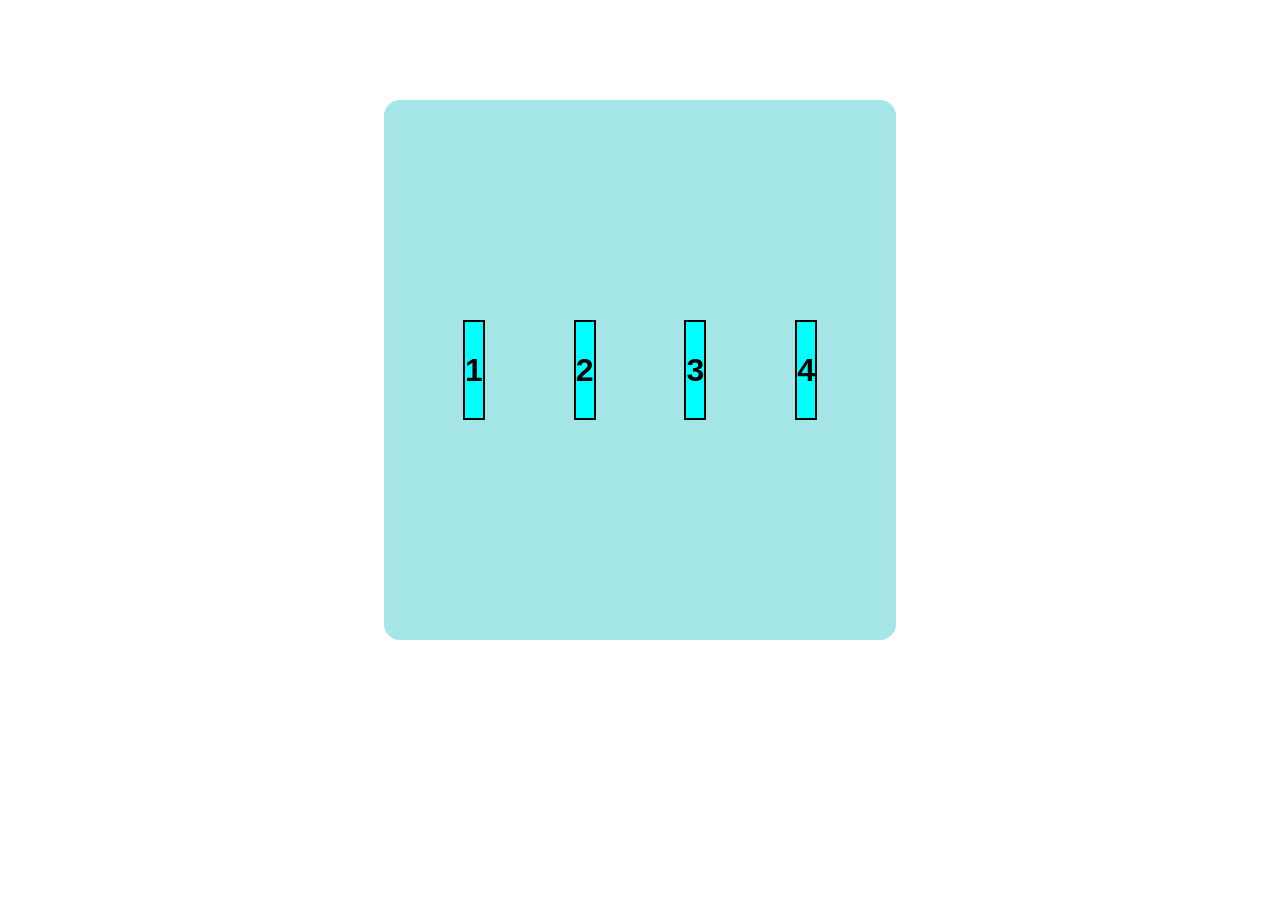
<file: flex box/index.html>
<!doctype html>
<html lang="en">
  <head>
    <meta charset="UTF-8" />
    <meta name="viewport" content="width=device-width, initial-scale=1.0" />
    <title>Flex box</title>
    <link rel="stylesheet" href="style.css" />
  </head>
  <body>
    <div id="container">
      <div class="items">1</div>
      <div class="items">2</div>
      <div class="items">3</div>
      <div class="items">4</div>
    </div>
  </body>
</html>
</file>
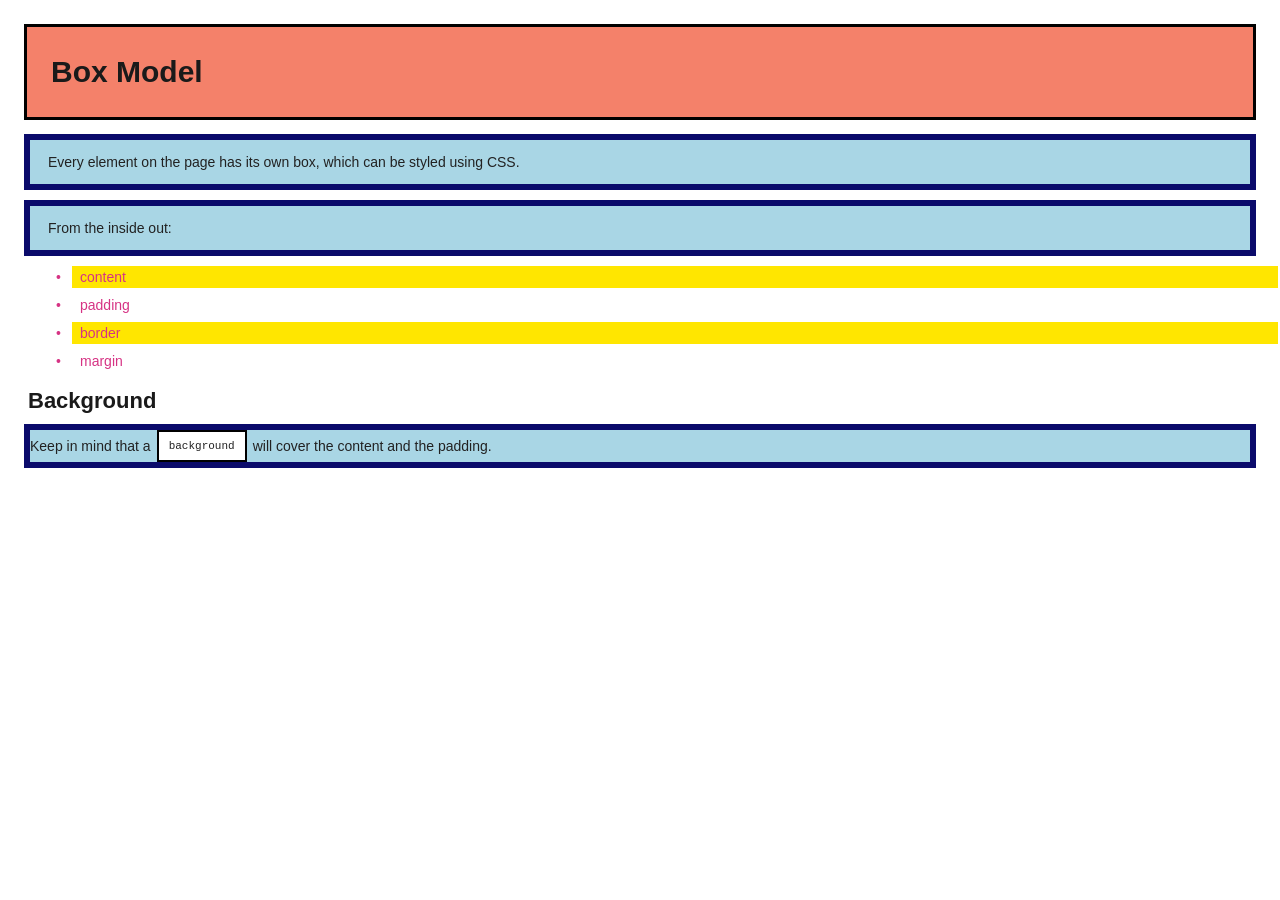
<file: css/box model/box.html>
<!doctype html>
<html lang="en">
  <head>
    <meta charset="UTF-8" />
    <title>Box Model</title>
    <style>
      * {
        box-sizing: border-box;
      }

      html,
      body {
        width: 100%;
        height: 100%;
      }

      body {
        background: #fff;
        margin: 0;
        padding: 24px;
        font-family: "Segoe UI", Arial, sans-serif;
      }

      .card {
        width: 100%;
        background: #fff;
        position: relative;
        padding: 0;
      }

      .hero {
        background: #f4816a;
        border: 3px solid #000;
        padding: 28px 24px;
        margin-bottom: 14px;
      }

      .hero h1 {
        margin: 0;
        font-size: 30px;
        font-weight: 600;
        color: #1a1a1a;
      }

      .row {
        background: #a9d6e5;
        border: 6px solid #0b0b6b;
        padding: 14px 18px;
        margin-bottom: 10px;
        font-size: 14px;
        color: #222;
      }

      .bullets {
        list-style: none;
        margin: 0 0 16px 0;
        padding: 0 0 0 18px;
      }

      .bullets li {
        position: relative;
        padding: 3px 8px;
        margin-left: 30px;
        margin-bottom: 6px;
        font-size: 14px;
        color: #d63384;
        width: fit-content;
      }

      .bullets li::before {
        content: "•";
        position: absolute;
        left: -16px;
        color: #d63384;
      }

      .bullets li.highlight {
        background: #ffe600;
        width: calc(100% - 8px);
      }

      .section-title {
        font-size: 22px;
        font-weight: 800;
        color: #1a1a1a;
        margin: 0 0 10px 4px;
      }

      .bg-row {
        display: flex;
        align-items: center;
        gap: 0;
      }
      .xyz {
        padding: 0;
      }

      .bg-tag {
        background: #fff;
        border: 2px solid #000;
        font-size: 11px;
        font-family: "Courier New", monospace;
        padding: 8px 10px;
        margin: 0 6px;
        white-space: nowrap;
      }
    </style>
  </head>
  <body>
    <div class="card">
      <div class="hero">
        <h1>Box Model</h1>
      </div>

      <div class="row">
        Every element on the page has its own box, which can be styled using
        CSS.
      </div>

      <div class="row">From the inside out:</div>

      <ul class="bullets">
        <li class="highlight">content</li>
        <li>padding</li>
        <li class="highlight">border</li>
        <li>margin</li>
      </ul>

      <div class="section-title">Background</div>

      <div class="row bg-row xyz">
        <span>Keep in mind that a</span>
        <span class="bg-tag">background</span>
        <span>will cover the content and the padding.</span>
      </div>
    </div>
  </body>
</html>
</file>
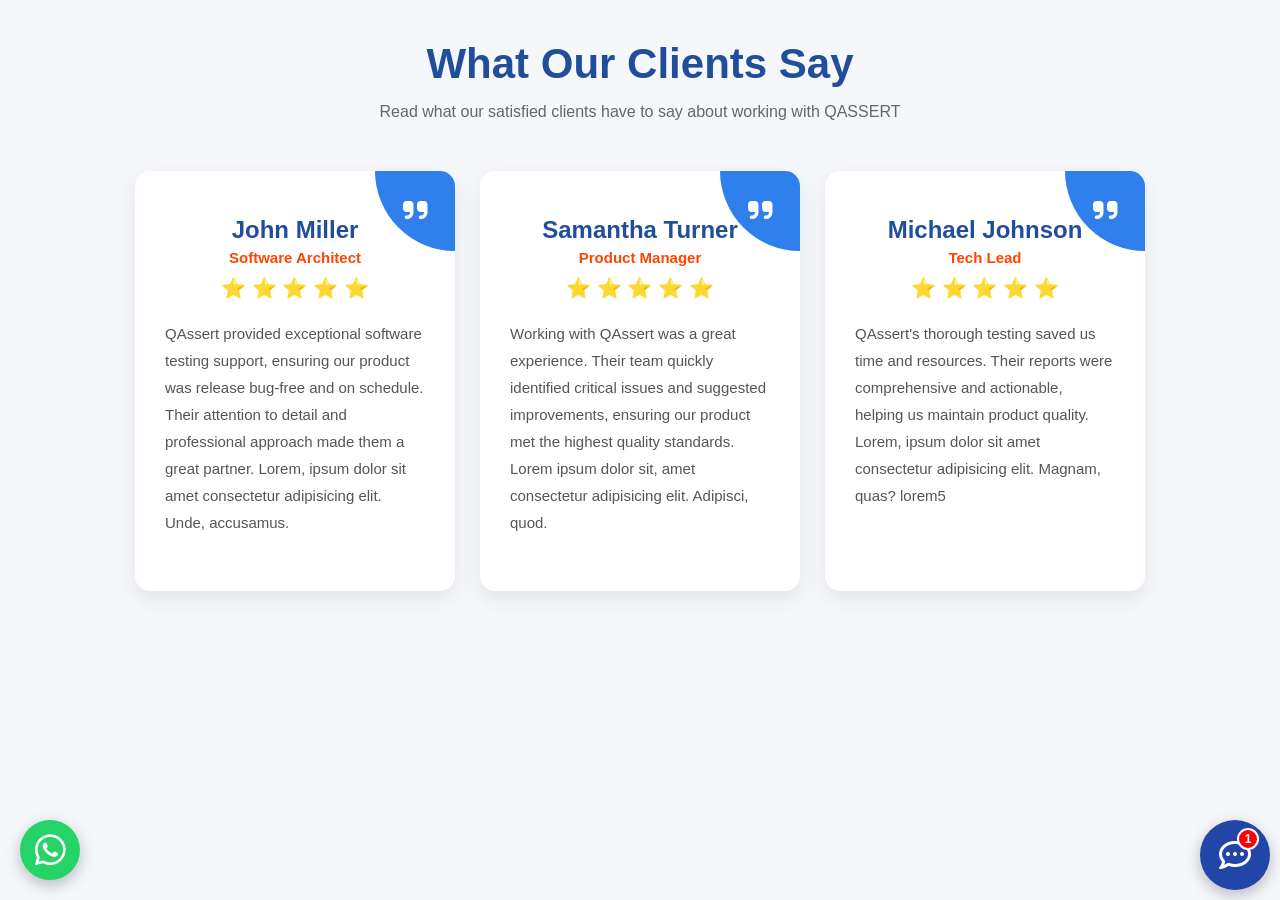
<file: flex box/practice/practice2.html>
<!DOCTYPE html>
<html lang="en">
<head>
    <meta charset="UTF-8">
    <meta name="viewport" content="width=device-width, initial-scale=1.0">
    <title>Client-Cards</title>
    <link rel="stylesheet" href="style2.css">
    <link rel="stylesheet"
    href="https://cdnjs.cloudflare.com/ajax/libs/font-awesome/6.5.2/css/all.min.css">
</head>
<body>
    <h1>What Our Clients Say</h1>
<p class="subtitle">
    Read what our satisfied clients have to say about working with QASSERT
</p>
<div id="card-container">

    <div class="card">

        <div class="quote-box">
            <i class="fa-solid fa-quote-right"></i>
        </div>

        <h3>John Miller</h3>
        <h5>Software Architect</h5>

        <div class="stars">
            ⭐ ⭐ ⭐ ⭐ ⭐
        </div>

        <p>
            QAssert provided exceptional software testing support,
            ensuring our product was release bug-free and on schedule.
            Their attention to detail and professional approach made
            them a great partner. Lorem, ipsum dolor sit amet consectetur adipisicing elit. Unde, accusamus.
        </p>

    </div>

    <div class="card">

        <div class="quote-box">
            <i class="fa-solid fa-quote-right"></i>
        </div>

        <h3>Samantha Turner</h3>
        <h5>Product Manager</h5>

        <div class="stars">
            ⭐ ⭐ ⭐ ⭐ ⭐
        </div>

        <p>
            Working with QAssert was a great experience. Their team
            quickly identified critical issues and suggested improvements,
            ensuring our product met the highest quality standards.
            Lorem ipsum dolor sit, amet consectetur adipisicing elit. Adipisci, quod.
        </p>

    </div>

    <div class="card">

        <div class="quote-box">
            <i class="fa-solid fa-quote-right"></i>
        </div>

        <h3>Michael Johnson</h3>
        <h5>Tech Lead</h5>

        <div class="stars">
            ⭐ ⭐ ⭐ ⭐ ⭐
        </div>

        <p>
            QAssert's thorough testing saved us time and resources.
            Their reports were comprehensive and actionable,
            helping us maintain product quality.
            Lorem, ipsum dolor sit amet consectetur adipisicing elit. Magnam, quas?
            lorem5
        </p>

    </div>
     <a href="https://wa.me/919328084901" class="whatsapp-btn" target="_blank">
      <i class="fa-brands fa-whatsapp"></i>
    </a>

    <div class="chat-widget">
      <div class="chat-icon">
        <i class="fa-regular fa-comment-dots"></i>
        <span class="notification">1</span>
      </div>
    </div>
</div>

</body>
</html>
</file>
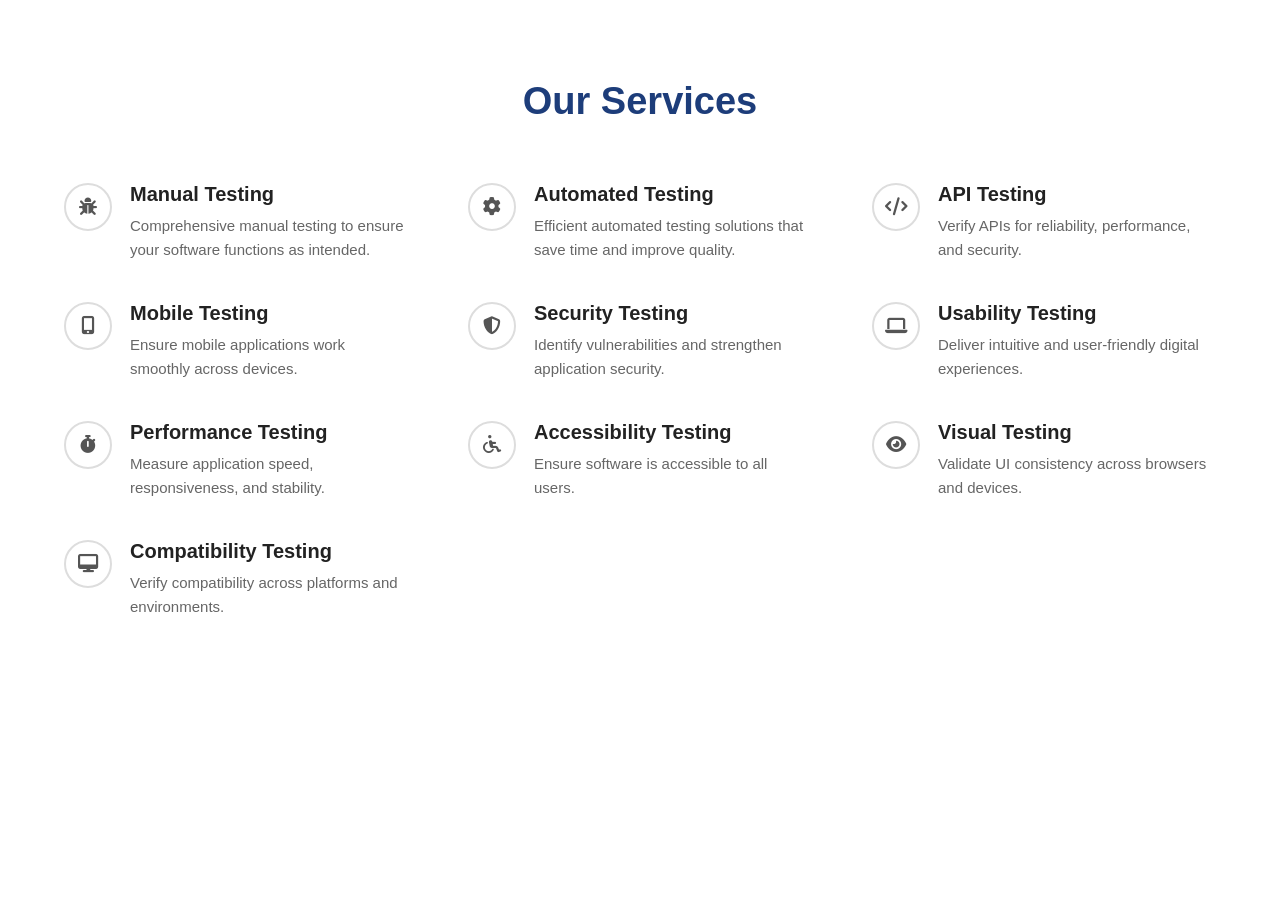
<file: flex box/practice/practice3.html>
<!doctype html>
<html lang="en">
  <head>
    <meta charset="UTF-8" />
    <meta name="viewport" content="width=device-width, initial-scale=1.0" />
    <title>Services</title>
    <link
      rel="stylesheet"
      href="https://cdnjs.cloudflare.com/ajax/libs/font-awesome/6.6.0/css/all.min.css"
    />
    <link rel="preconnect" href="https://fonts.googleapis.com">
<link rel="preconnect" href="https://fonts.gstatic.com" crossorigin>
<link href="https://fonts.googleapis.com/css2?family=Poppins:ital,wght@0,100;0,200;0,300;0,400;0,500;0,600;0,700;0,800;0,900;1,100;1,200;1,300;1,400;1,500;1,600;1,700;1,800;1,900&family=Ubuntu:ital,wght@0,300;0,400;0,500;0,700;1,300;1,400;1,500;1,700&display=swap" rel="stylesheet">
    <link rel="stylesheet" href="style3.css" />
  </head>
  <body>
    <section class="services">

    <h1>Our Services</h1>

    <div class="services-grid">

        <div class="service">
            <div class="icon">
                <i class="fa-solid fa-bug"></i>
            </div>
            <div class="content">
                <h3>Manual Testing</h3>
                <p>Comprehensive manual testing to ensure your software functions as intended.</p>
            </div>
        </div>

        <div class="service">
            <div class="icon">
                <i class="fa-solid fa-gear"></i>
            </div>
            <div class="content">
                <h3>Automated Testing</h3>
                <p>Efficient automated testing solutions that save time and improve quality.</p>
            </div>
        </div>

        <div class="service">
            <div class="icon">
                <i class="fa-solid fa-code"></i>
            </div>
            <div class="content">
                <h3>API Testing</h3>
                <p>Verify APIs for reliability, performance, and security.</p>
            </div>
        </div>

        <div class="service">
          <div class="icon">
            <i class="fa-solid fa-mobile-screen-button"></i>
          </div>
          <div class="content">
            <h3>Mobile Testing</h3>
            <p>Ensure mobile applications work smoothly across devices.</p>
          </div>
        </div>

        <div class="service">
          <div class="icon"><i class="fa-solid fa-shield-halved"></i></div>
          <div class="content">
            <h3>Security Testing</h3>
            <p>Identify vulnerabilities and strengthen application security.</p>
          </div>
        </div>

        <div class="service">
          <div class="icon"><i class="fa-solid fa-laptop"></i></div>
          <div class="content">
            <h3>Usability Testing</h3>
            <p>Deliver intuitive and user-friendly digital experiences.</p>
          </div>
        </div>

        <div class="service">
          <div class="icon"><i class="fa-solid fa-stopwatch"></i></div>
          <div class="content">
            <h3>Performance Testing</h3>
            <p>Measure application speed, responsiveness, and stability.</p>
          </div>
        </div>

        <div class="service">
          <div class="icon"><i class="fa-solid fa-wheelchair"></i></div>
          <div class="content">
            <h3>Accessibility Testing</h3>
            <p>Ensure software is accessible to all users.</p>
          </div>
        </div>

        <div class="service">
          <div class="icon"><i class="fa-solid fa-eye"></i></div>
          <div class="content">
            <h3>Visual Testing</h3>
            <p>Validate UI consistency across browsers and devices.</p>
          </div>
        </div>

        <div class="service">
          <div class="icon"><i class="fa-solid fa-desktop"></i></div>
          <div class="content">
            <h3>Compatibility Testing</h3>
            <p>Verify compatibility across platforms and environments.</p>
          </div>
        </div>
      </div>
    </section>
  </body>
</html>
</file>
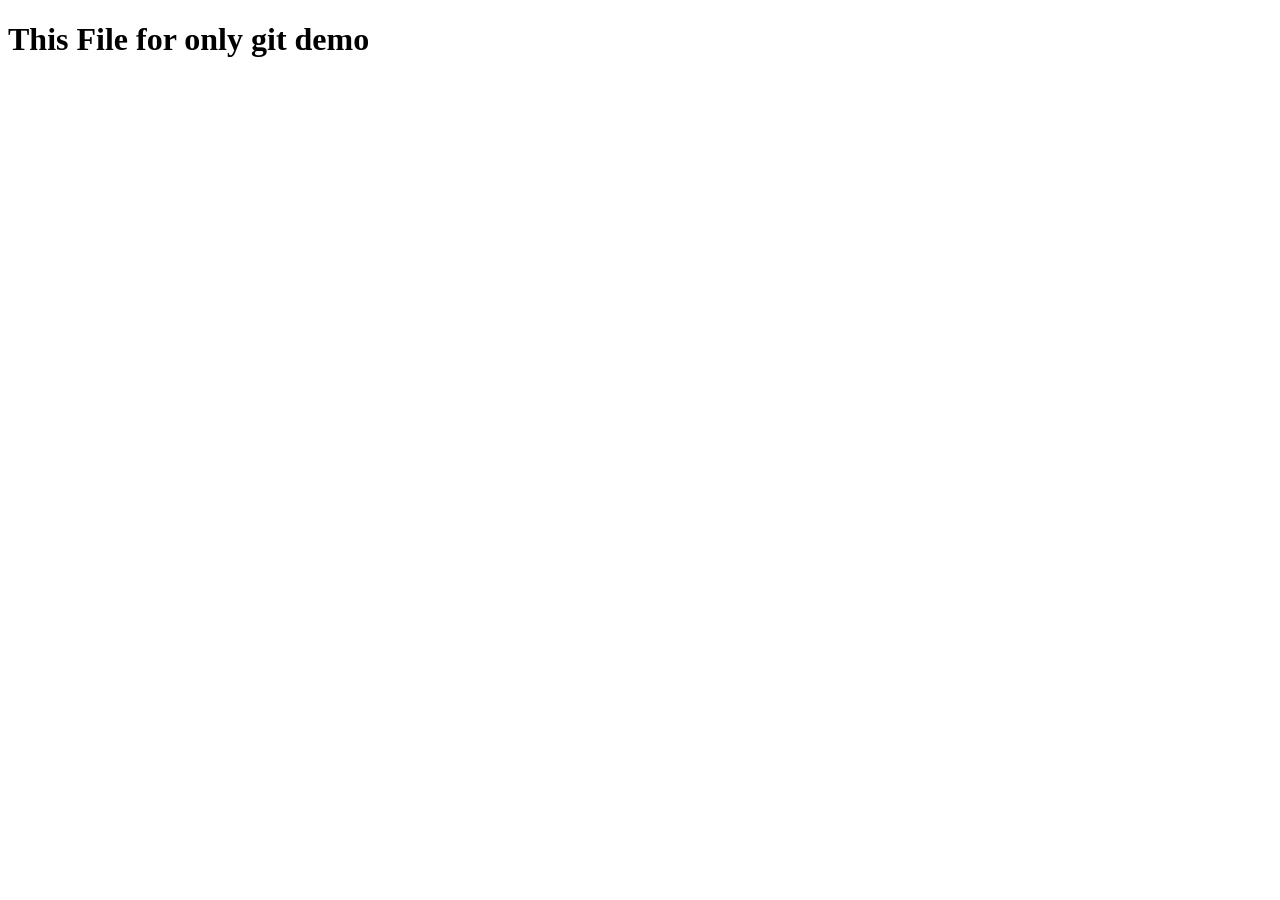
<file: Table/PracticeSet/temp.html>
<!DOCTYPE html>
<html lang="en">
<head>
    <meta charset="UTF-8">
    <meta name="viewport" content="width=device-width, initial-scale=1.0">
    <title>Form</title>
</head>
<body>
    <h1>This File for only git demo</h1>    
</body>
</html>
</file>
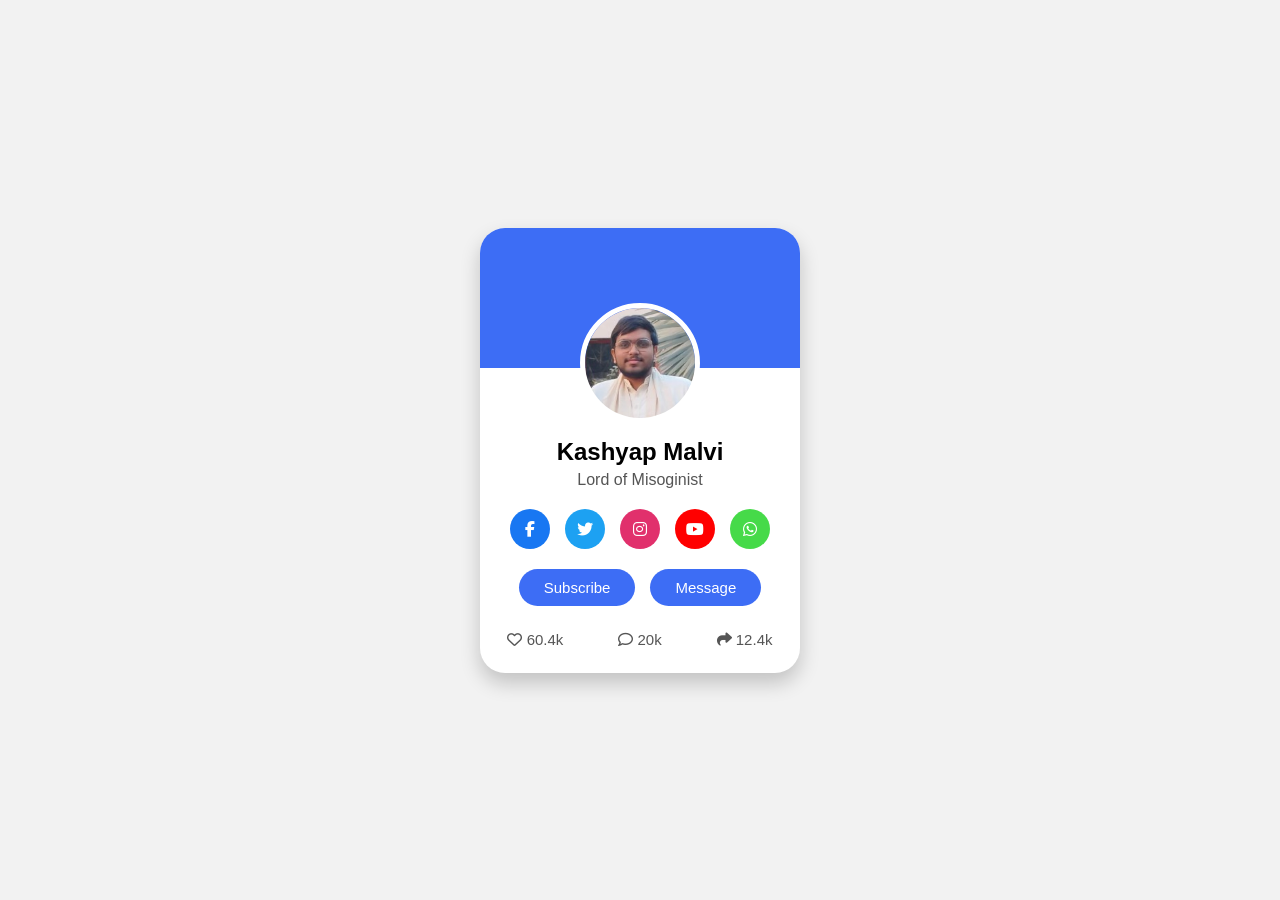
<file: Units/Practice/Profile.html>
<!doctype html>
<html lang="en">
  <head>
    <meta charset="UTF-8" />
    <meta name="viewport" content="width=device-width, initial-scale=1.0" />
    <title>Profile Card</title>

    <!-- Font Awesome Icons -->
    <link
      rel="stylesheet"
      href="https://cdnjs.cloudflare.com/ajax/libs/font-awesome/6.5.1/css/all.min.css"
    />
    <link rel="stylesheet" href="style.css" />
  </head>
  <body>
    <div class="card">
      <div class="top"></div>

      <div class="profile-container">
        <img src="./Amit.jpeg" class="profile" />
      </div>

      <div class="content">
        <h2>Kashyap Malvi</h2>
        <p>Lord of Misoginist</p>

        <div class="social">
          <a href="#"><i class="fab fa-facebook-f"></i></a>
          <a href="#"><i class="fab fa-twitter"></i></a>
          <a href="#"><i class="fab fa-instagram"></i></a>
          <a href="#"><i class="fab fa-youtube"></i></a>
          <a href="#"><i class="fab fa-whatsapp"></i></a>
        </div>

        <div class="buttons">
          <button>Subscribe</button>
          <button>Message</button>
        </div>

        <div class="stats">
          <span><i class="fa-regular fa-heart"></i> 60.4k</span>

          <span><i class="fa-regular fa-comment"></i> 20k</span>

          <span><i class="fa-solid fa-share"></i> 12.4k</span>
        </div>
      </div>
    </div>
  </body>
</html>
</file>
<file: flex box/style.css>
* {
    margin: 0;
    padding: 0;
    box-sizing: border-box;
    font-family: Arial;
}

#container {
    width: 40vw;
    height: 60vh;
    margin: 100px auto;
    background-color: rgb(164, 230, 230);
    border-radius: 1rem;

    /* Flex Properties */
    display: flex;
    /* flex-direction: column; */
    /* justify-content: center; */
    /* justify-content: space-between; */
    flex-direction: row;
    align-items: center;
    justify-content: space-evenly;
    gap: 10px;
    flex-wrap: wrap;
    /* gap: 3rem; */
    /* flex-direction: column; */
}

.items {
    flex-basis: 1;
    /* width: 100px; */
    background-color: aqua;
    height: 100px;

    /* width: 200px; */
    /* height: 200px; */
    display: flex;
    align-items: center;
    justify-content: center;
    font-size: 2rem;
    font-weight: bold;
    border: 2px solid black;
}

#item-3 {
    flex-grow:1 1 100px;
    order: 1;
}

#item-1 {
    flex: 1;
    order: 3;
}

#item-2 {
    flex: 2;
    order: 2;
}
</file>
<file: flex box/practice/style2.css>
*{
    margin:0;
    padding:0;
    box-sizing:border-box;
    font-family:Arial, Helvetica, sans-serif;
}

body{
    background:#f5f7fb;
    min-height:100vh;
    padding:40px;
}

/* Wrap all cards inside #card-container */
#card-container{
    display:flex;
    justify-content:center;
    align-items:flex-start;
    gap:25px;
    flex-wrap:wrap;
}

.quote-box{
    position:absolute;
    top:0;
    right:0;
    width:80px;
    height:80px;
    background:#2F80ED;
    border-bottom-left-radius:80px;

    display:flex;
    justify-content:center;
    align-items:center;
}

.quote-box i{
    color:#fff;
    font-size:28px;
}

h1{
    text-align:center;
    font-size:42px;
    color:#214e9b;
    margin-bottom:15px;
}

.subtitle{
    text-align:center;
    color:#666;
    margin-bottom:50px;
}

.card{
    width:320px;
    min-height:420px;
    background:#fff;
    border-radius:15px;
    padding:30px;
    position:relative;
    overflow:hidden;
    box-shadow:0 8px 20px rgba(0,0,0,.08);
    transition:.3s;
}

.card:hover{
    transform:translateY(-8px);
    box-shadow:0 15px 30px rgba(0,0,0,.15);
}

.card h3{
    text-align:center;
    color:#214e9b;
    font-size:24px;
    margin-top:10px;
    padding:5px;
}

.card h5{
    text-align:center;
    color:orangered;
    font-size:15px;
    padding-bottom:10px;
}

.stars{
    text-align:center;
    color:#FFC107;
    font-size:20px;
    padding-bottom:20px;
}

.card p{
    font-size:15px;
    color:#555;
    line-height:1.8;
}

    .whatsapp-btn {
  position: fixed;
  left: 20px;
  bottom: 20px;

  width: 60px;
  height: 60px;

  background-color: #25d366;
  color: white;

  border-radius: 50%;

  display: flex;
  justify-content: center;
  align-items: center;

  text-decoration: none;
  font-size: 35px;

  box-shadow: 0 5px 15px rgba(0, 0, 0, 0.25);
}

.chat-widget {
  position: absolute;
  bottom: 10px;
  right: 10px;
}

.chat-icon {
  width: 70px;
  height: 70px;

  border-radius: 50%;
  background: #2146a8;

  display: flex;
  justify-content: center;
  align-items: center;

  position: relative;
  cursor: pointer;
  box-shadow: 0 5px 15px rgba(0, 0, 0, 0.25);
}

.chat-icon i {
  color: white;
  font-size: 32px;
}

.notification {
  position: absolute;
  top: 8px;
  right: 11px;

  width: 22px;
  height: 22px;

  border-radius: 50%;
  background-color: red;
  color: white;

  display: flex;
  justify-content: center;
  align-items: center;

  font-size: 12px;
  font-weight: bold;

  border: 2px solid white;
}
</file>
<file: flex box/practice/style3.css>
*{
    margin:0;
    padding:0;
    box-sizing:border-box;
    font-family:Arial, Helvetica, sans-serif;
}

h1{
   text-align:center;
    font-size:38px;
    color:#1d3d7a;
    margin-bottom:60px;
}

.services{
    width:90%;
    max-width:1200px;
    margin:80px auto;
}

.services-grid{
    display: grid;
    grid-template-columns: repeat(3, 1fr);
    gap: 40px 60px;
}
.service{
    display:flex;
    align-items:flex-start;
    gap:18px;
}

.icon{
    width:48px;
    height:48px;
    border-radius:50%;
    border:2px solid #ddd;
    display:flex;
    justify-content:center;
    align-items:center;
    flex-shrink:0;
    color:#555;
    font-size:18px;
}

.content h3{
    font-size:20px;
    color:#222;
    margin-bottom:8px;
}

.content p{
    color:#666;
    line-height:1.6;
    font-size:15px;
}

.service:hover .icon{
    background: #ef4444;
    color: #fff;
    border-color: #ef4444;
}

.service:hover h3{
    color: #ef4444;
}
</file>
<file: Units/Practice/style.css>
*{
    margin:0;
    padding:0;
    box-sizing:border-box;
    font-family:Arial, sans-serif;
}

body{
    background:#f2f2f2;
    display:flex;
    justify-content:center;
    align-items:center;
    height:100vh;
}

.card{

    width:320px;
    background:white;
    border-radius:25px;
    overflow:hidden;
    box-shadow:0 10px 20px rgba(0,0,0,.2);
    text-align:center;
    position:relative;

}

.top{

    height:140px;
    background:#3d6df5;

}

.profile{
    width:120px;
    height:120px;
    border-radius:50%;
    object-fit:cover;
    border:5px solid white;

    position:absolute;
    top:75px;
    left:50%;
    transform:translateX(-50%);
}

.content{

    padding-top:70px;
    padding-bottom:25px;

}

.content h2{

    margin-bottom:5px;

}

.content p{

    color:#555;
    margin-bottom:20px;

}

.social{

    display:flex;
    justify-content:center;
    gap:15px;
    margin-bottom:20px;

}

.social a{

    width:40px;
    height:40px;
    border-radius:50%;
    color:white;

    display:flex;
    justify-content:center;
    align-items:center;

    text-decoration:none;

}

.social a:nth-child(1){background:#1877F2;}
.social a:nth-child(2){background:#1DA1F2;}
.social a:nth-child(3){background:#E1306C;}
.social a:nth-child(4){background:#FF0000;}

.buttons{

    display:flex;
    justify-content:center;
    gap:15px;
    margin-bottom:25px;

}

button{

    border:none;
    background:#3d6df5;
    color:white;
    padding:10px 25px;
    border-radius:25px;
    cursor:pointer;
    font-size:15px;

}

button:hover{

    background:#204ccf;

}

.stats{

    display:flex;
    justify-content:space-around;
    color:#555;
    font-size:15px;

}*{
    margin:0;
    padding:0;
    box-sizing:border-box;
    font-family:Arial, sans-serif;
}

body{
    background:#f2f2f2;
    display:flex;
    justify-content:center;
    align-items:center;
    height:100vh;
}

.card{

    width:320px;
    background:white;
    border-radius:25px;
    overflow:hidden;
    box-shadow:0 10px 20px rgba(0,0,0,.2);
    text-align:center;
    position:relative;

}

.top{

    height:140px;
    background:#3d6df5;

}

.profile-container{
    object-fit:fill;
}

.profile{
    object-fit:fill;
    width:120px;
    height:120px;
    border-radius:50%;
    object-fit:cover;
    border:5px solid white;

    position:absolute;
    top:75px;
    left:50%;
    transform:translateX(-50%);
}

.content{

    padding-top:70px;
    padding-bottom:25px;

}

.content h2{

    margin-bottom:5px;

}

.content p{

    color:#555;
    margin-bottom:20px;

}

.social{

    display:flex;
    justify-content:center;
    gap:15px;
    margin-bottom:20px;

}

.social a{

    width:40px;
    height:40px;
    border-radius:50%;
    color:white;

    display:flex;
    justify-content:center;
    align-items:center;

    text-decoration:none;

}

.social a:nth-child(1){background:#1877F2;}
.social a:nth-child(2){background:#1DA1F2;}
.social a:nth-child(3){background:#E1306C;}
.social a:nth-child(4){background:#FF0000;}
.social a:nth-child(5){background:#46da49;}

.buttons{

    display:flex;
    justify-content:center;
    gap:15px;
    margin-bottom:25px;

}

button{

    border:none;
    background:#3d6df5;
    color:white;
    padding:10px 25px;
    border-radius:25px;
    cursor:pointer;
    font-size:15px;

}

button:hover{

    background:#204ccf;

}

.stats{

    display:flex;
    justify-content:space-around;
    color:#555;
    font-size:15px;

}
</file>
